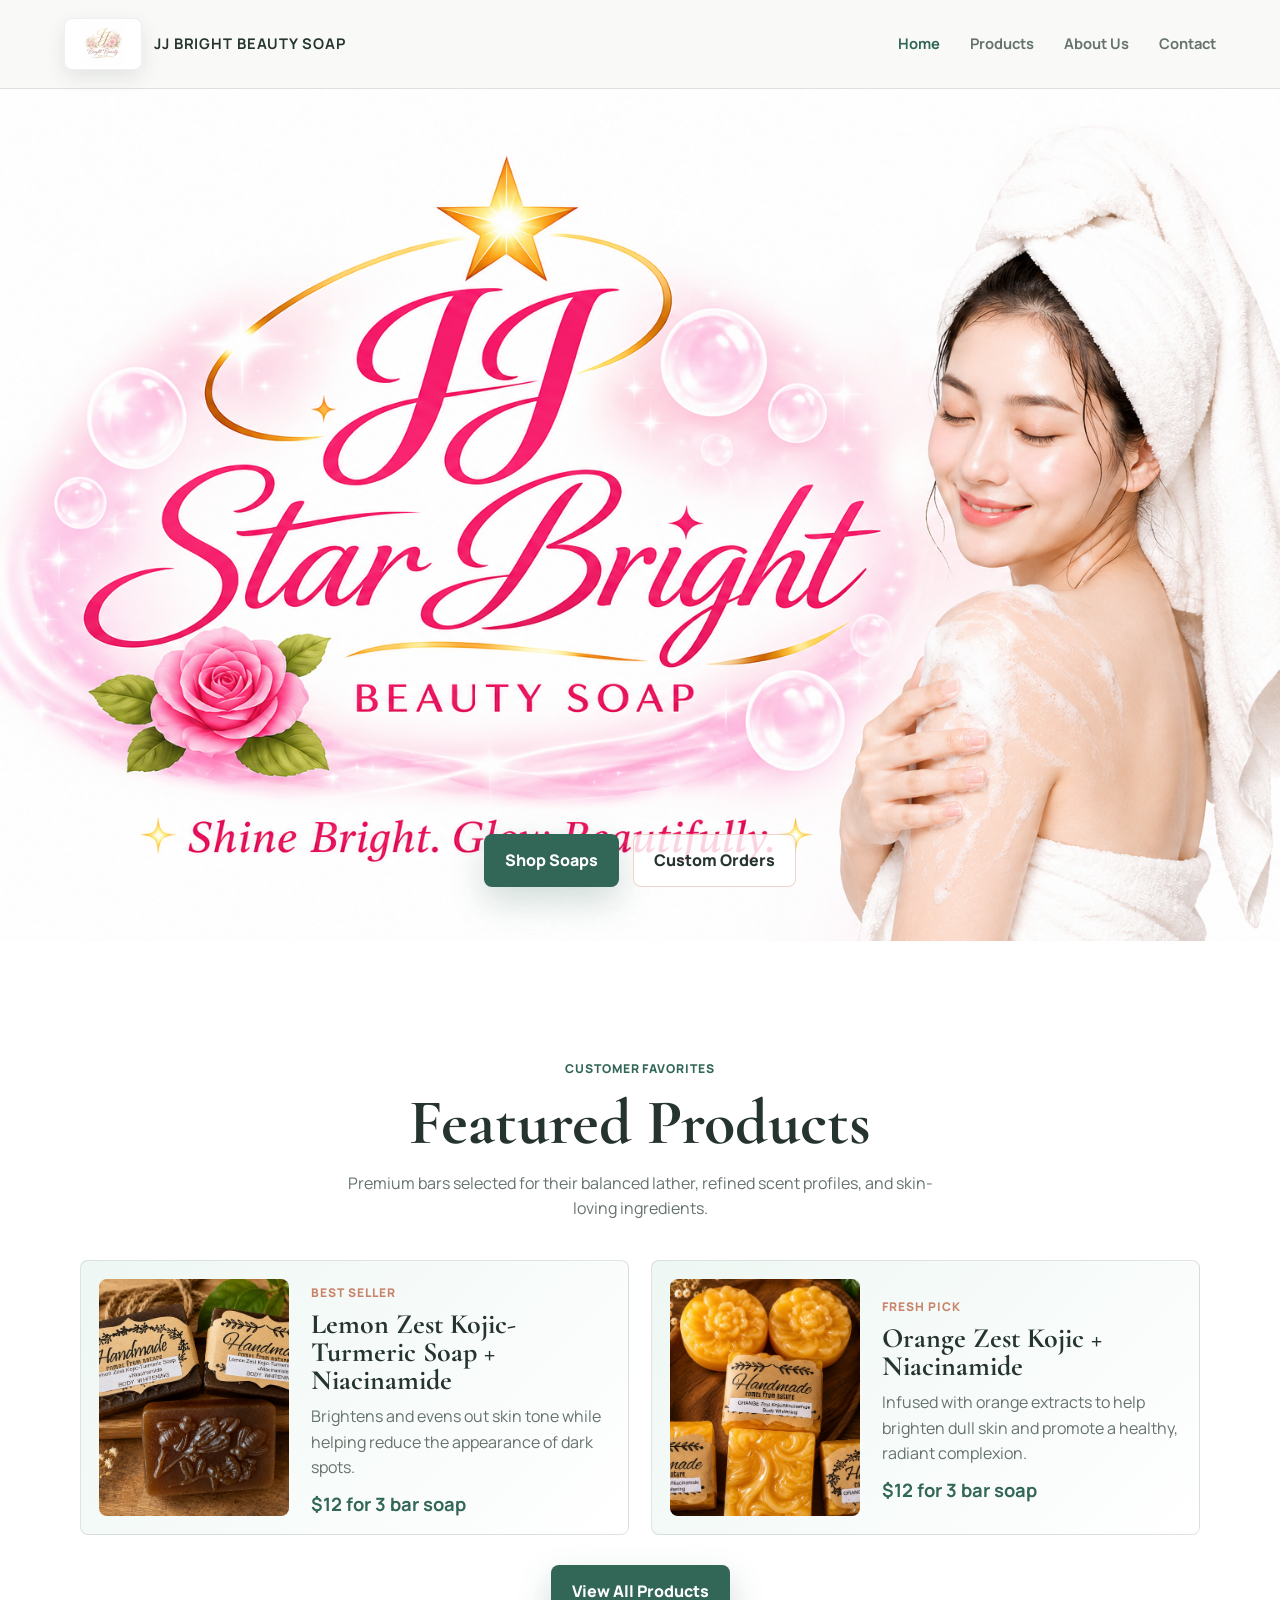
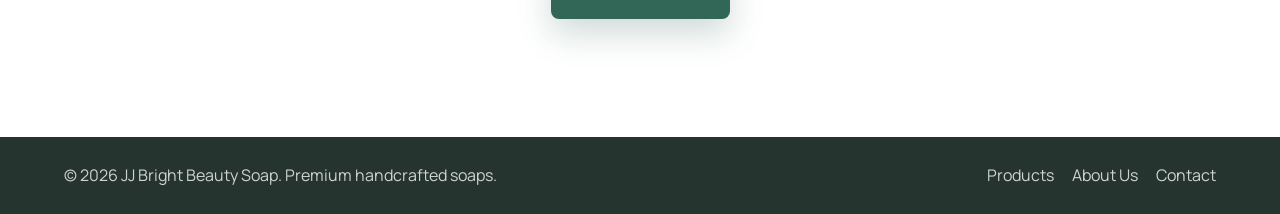
<file: index.html>
<!DOCTYPE html>
<html lang="en">
<head>
  <meta charset="UTF-8">
  <meta name="viewport" content="width=device-width, initial-scale=1.0">
  <meta name="description" content="JJ Bright Beauty Soap offers premium handcrafted soaps made with nourishing botanicals, elegant fragrances, and clean skin-loving ingredients.">
  <title>JJ Bright Beauty Soap | Premium Handcrafted Soaps</title>
  <link rel="preconnect" href="https://fonts.googleapis.com">
  <link rel="preconnect" href="https://fonts.gstatic.com" crossorigin>
  <link href="https://fonts.googleapis.com/css2?family=Cormorant+Garamond:wght@600;700&family=Manrope:wght@400;500;600;700&display=swap" rel="stylesheet">
  <link rel="stylesheet" href="styles.css">
</head>
<body>
  <header class="site-header" id="home">
    <nav class="navbar" aria-label="Primary navigation">
      <a class="brand" href="index.html" aria-label="JJ Bright Beauty Soap home">
        <img class="brand-logo" src="assets/logo.jpg" alt="JJ Bright Beauty Soap logo">
        <span>JJ BRIGHT BEAUTY SOAP</span>
      </a>
      <button class="nav-toggle" type="button" aria-label="Open navigation menu" aria-expanded="false">
        <span></span>
        <span></span>
        <span></span>
      </button>
      <div class="nav-links" data-nav-links>
        <a class="active" href="index.html">Home</a>
        <a href="products.html">Products</a>
        <a href="about.html">About Us</a>
        <a href="contact.html">Contact</a>
      </div>
    </nav>

    <section class="hero" aria-label="Bright Beauty Soap homepage banner">
      <div class="hero-media" role="img" aria-label="Bright Beauty Soap floral skincare banner"></div>
      <div class="hero-content">
        <div class="hero-actions">
          <a class="button primary" href="products.html">Shop Soaps</a>
          <a class="button secondary" href="contact.html">Custom Orders</a>
        </div>
      </div>
    </section>
  </header>

  <main>
    <section class="featured section-pad" aria-labelledby="featured-title">
      <div class="section-heading">
        <p class="eyebrow">Customer favorites</p>
        <h2 id="featured-title">Featured Products</h2>
        <p>Premium bars selected for their balanced lather, refined scent profiles, and skin-loving ingredients.</p>
      </div>
      <div class="featured-grid">
        <article class="featured-product">
          <img src="assets/products/lemon-zest-kojic-turmeric-soap.jpeg" alt="Lemon Zest Kojic-Turmeric Soap with Niacinamide">
          <div>
            <span class="product-tag">Best Seller</span>
            <h3>Lemon Zest Kojic-Turmeric Soap + Niacinamide</h3>
            <p>Brightens and evens out skin tone while helping reduce the appearance of dark spots.</p>
            <strong>$12 for 3 bar soap</strong>
          </div>
        </article>
        <article class="featured-product">
          <img src="assets/products/orange-zest-kojic-niacinamide.jpeg" alt="Orange Zest Kojic soap with Niacinamide">
          <div>
            <span class="product-tag">Fresh Pick</span>
            <h3>Orange Zest Kojic + Niacinamide</h3>
            <p>Infused with orange extracts to help brighten dull skin and promote a healthy, radiant complexion.</p>
            <strong>$12 for 3 bar soap</strong>
          </div>
        </article>
      </div>
      <div class="section-action">
        <a class="button primary" href="products.html">View All Products</a>
      </div>
    </section>

  </main>

  <footer class="site-footer">
    <p>&copy; 2026 JJ Bright Beauty Soap. Premium handcrafted soaps.</p>
    <div>
      <a href="products.html">Products</a>
      <a href="about.html">About Us</a>
      <a href="contact.html">Contact</a>
    </div>
  </footer>

  <script src="script.js"></script>
</body>
</html>
</file>
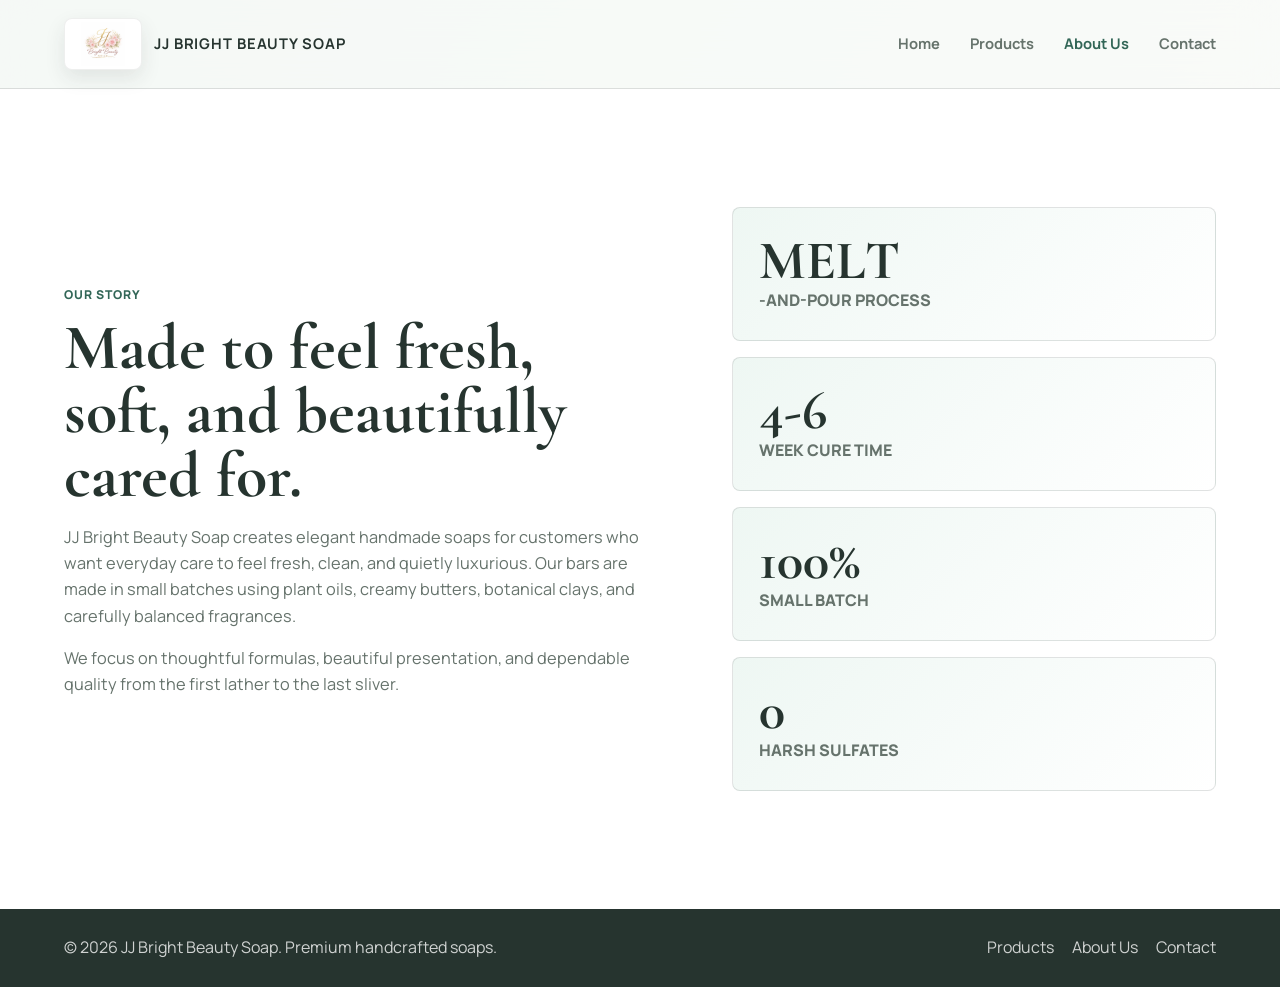
<file: about.html>
<!DOCTYPE html>
<html lang="en">
<head>
  <meta charset="UTF-8">
  <meta name="viewport" content="width=device-width, initial-scale=1.0">
  <meta name="description" content="Learn about JJ Bright Beauty Soap and our small-batch handcrafted soap process.">
  <title>About Us | JJ Bright Beauty Soap</title>
  <link rel="preconnect" href="https://fonts.googleapis.com">
  <link rel="preconnect" href="https://fonts.gstatic.com" crossorigin>
  <link href="https://fonts.googleapis.com/css2?family=Cormorant+Garamond:wght@600;700&family=Manrope:wght@400;500;600;700&display=swap" rel="stylesheet">
  <link rel="stylesheet" href="styles.css">
</head>
<body>
  <header class="page-header">
    <nav class="navbar" aria-label="Primary navigation">
      <a class="brand" href="index.html" aria-label="JJ Bright Beauty Soap home">
        <img class="brand-logo" src="assets/logo.jpg" alt="JJ Bright Beauty Soap logo">
        <span>JJ BRIGHT BEAUTY SOAP</span>
      </a>
      <button class="nav-toggle" type="button" aria-label="Open navigation menu" aria-expanded="false">
        <span></span>
        <span></span>
        <span></span>
      </button>
      <div class="nav-links" data-nav-links>
        <a href="index.html">Home</a>
        <a href="products.html">Products</a>
        <a class="active" href="about.html">About Us</a>
        <a href="contact.html">Contact</a>
      </div>
    </nav>
  </header>

  <main>
    <section class="about section-pad">
      <div class="about-text">
        <p class="eyebrow">Our story</p>
        <h2>Made to feel fresh, soft, and beautifully cared for.</h2>
        <p>JJ Bright Beauty Soap creates elegant handmade soaps for customers who want everyday care to feel fresh, clean, and quietly luxurious. Our bars are made in small batches using plant oils, creamy butters, botanical clays, and carefully balanced fragrances.</p>
        <p>We focus on thoughtful formulas, beautiful presentation, and dependable quality from the first lather to the last sliver.</p>
      </div>
      <div class="about-stats" aria-label="Brand highlights">
        <div>
          <strong>MELT</strong>
          <span>-AND-POUR PROCESS</span>
        </div>
        <div>
          <strong>4-6</strong>
          <span>week cure time</span>
        </div>
        <div>
          <strong>100%</strong>
          <span>small batch</span>
        </div>
        <div>
          <strong>0</strong>
          <span>harsh sulfates</span>
        </div>
      </div>
    </section>
  </main>

  <footer class="site-footer">
    <p>&copy; 2026 JJ Bright Beauty Soap. Premium handcrafted soaps.</p>
    <div>
      <a href="products.html">Products</a>
      <a href="about.html">About Us</a>
      <a href="contact.html">Contact</a>
    </div>
  </footer>

  <script src="script.js"></script>
</body>
</html>
</file>
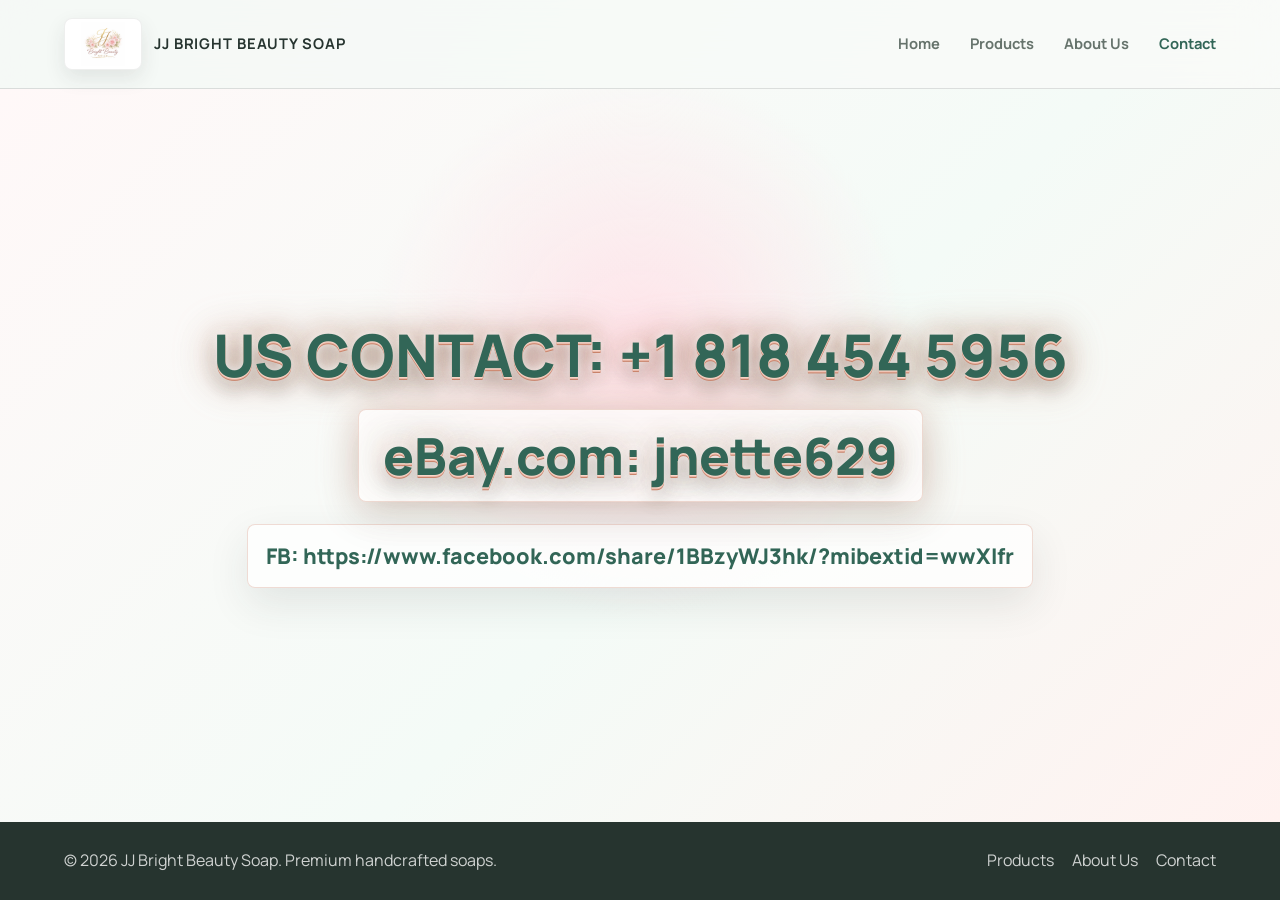
<file: contact.html>
<!DOCTYPE html>
<html lang="en">
<head>
  <meta charset="UTF-8">
  <meta name="viewport" content="width=device-width, initial-scale=1.0">
  <meta name="description" content="Contact JJ Bright Beauty Soap for orders, custom batches, gift boxes, and wholesale inquiries.">
  <title>Contact | JJ Bright Beauty Soap</title>
  <link rel="preconnect" href="https://fonts.googleapis.com">
  <link rel="preconnect" href="https://fonts.gstatic.com" crossorigin>
  <link href="https://fonts.googleapis.com/css2?family=Cormorant+Garamond:wght@600;700&family=Manrope:wght@400;500;600;700&display=swap" rel="stylesheet">
  <link rel="stylesheet" href="styles.css">
</head>
<body class="contact-page-body">
  <header class="page-header">
    <nav class="navbar" aria-label="Primary navigation">
      <a class="brand" href="index.html" aria-label="JJ Bright Beauty Soap home">
        <img class="brand-logo" src="assets/logo.jpg" alt="JJ Bright Beauty Soap logo">
        <span>JJ BRIGHT BEAUTY SOAP</span>
      </a>
      <button class="nav-toggle" type="button" aria-label="Open navigation menu" aria-expanded="false">
        <span></span>
        <span></span>
        <span></span>
      </button>
      <div class="nav-links" data-nav-links>
        <a href="index.html">Home</a>
        <a href="products.html">Products</a>
        <a href="about.html">About Us</a>
        <a class="active" href="contact.html">Contact</a>
      </div>
    </nav>
  </header>

  <main>
    <section class="contact-only" aria-label="Contact details">
      <div class="contact-details">
        <p class="contact-item contact-phone glow-motion">US CONTACT: +1 818 454 5956</p>
        <a class="contact-item ebay-link glow-motion" href="https://www.ebay.com/usr/jnette629" target="_blank" rel="noopener noreferrer">eBay.com: jnette629</a>
        <a class="facebook-link" href="https://www.facebook.com/share/1BBzyWJ3hk/?mibextid=wwXIfr" target="_blank" rel="noopener noreferrer">FB: https://www.facebook.com/share/1BBzyWJ3hk/?mibextid=wwXIfr</a>
      </div>
    </section>
  </main>

  <footer class="site-footer">
    <p>&copy; 2026 JJ Bright Beauty Soap. Premium handcrafted soaps.</p>
    <div>
      <a href="products.html">Products</a>
      <a href="about.html">About Us</a>
      <a href="contact.html">Contact</a>
    </div>
  </footer>

  <script src="script.js"></script>
</body>
</html>
</file>
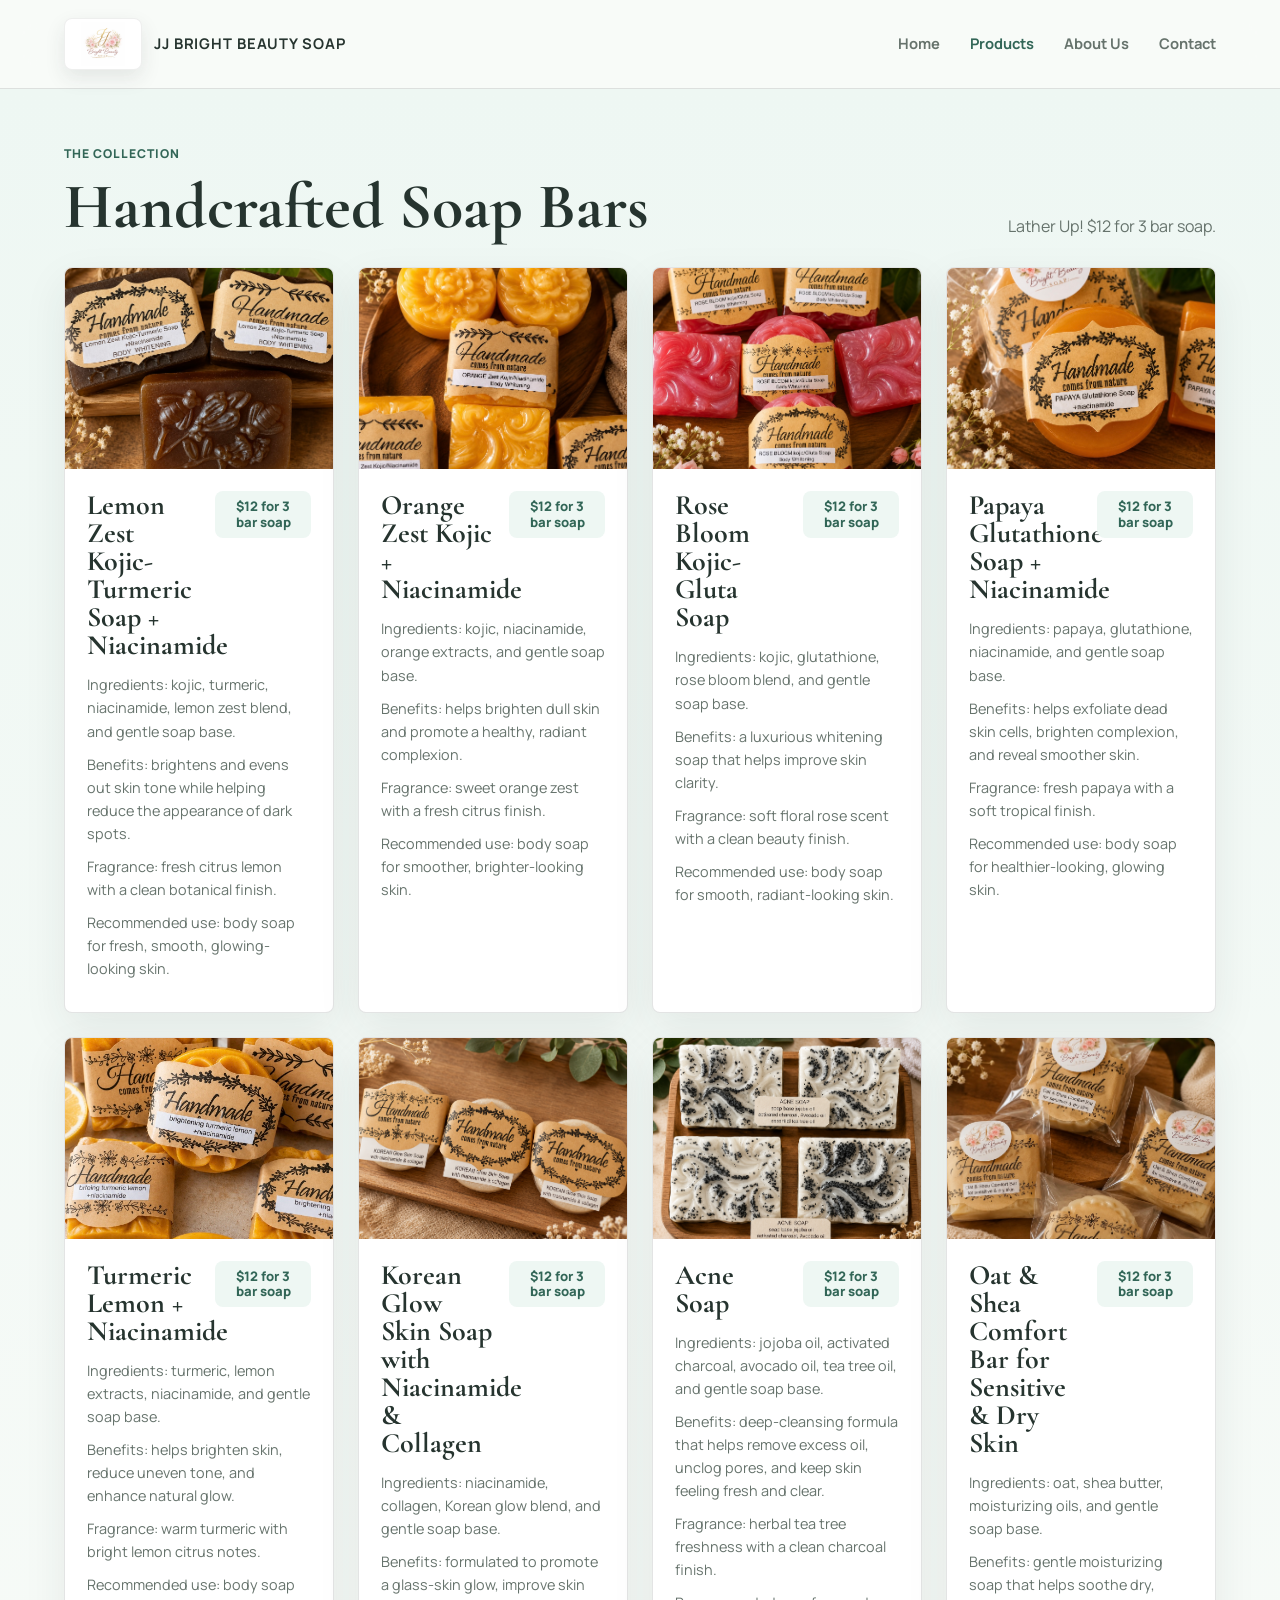
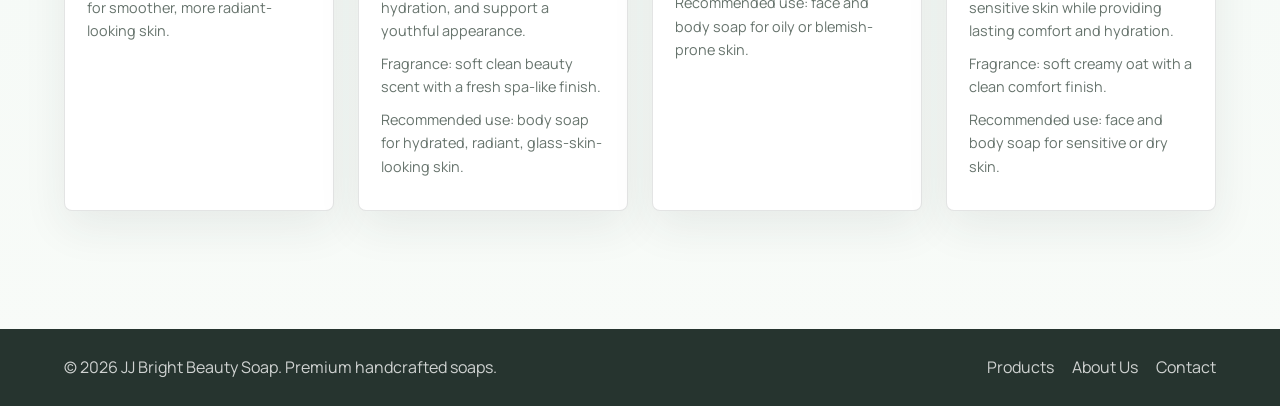
<file: products.html>
<!DOCTYPE html>
<html lang="en">
<head>
  <meta charset="UTF-8">
  <meta name="viewport" content="width=device-width, initial-scale=1.0">
  <meta name="description" content="Shop premium handcrafted soap bars from JJ Bright Beauty Soap.">
  <title>Products | JJ Bright Beauty Soap</title>
  <link rel="preconnect" href="https://fonts.googleapis.com">
  <link rel="preconnect" href="https://fonts.gstatic.com" crossorigin>
  <link href="https://fonts.googleapis.com/css2?family=Cormorant+Garamond:wght@600;700&family=Manrope:wght@400;500;600;700&display=swap" rel="stylesheet">
  <link rel="stylesheet" href="styles.css">
</head>
<body>
  <header class="page-header page-header-compact">
    <nav class="navbar" aria-label="Primary navigation">
      <a class="brand" href="index.html" aria-label="JJ Bright Beauty Soap home">
        <img class="brand-logo" src="assets/logo.jpg" alt="JJ Bright Beauty Soap logo">
        <span>JJ BRIGHT BEAUTY SOAP</span>
      </a>
      <button class="nav-toggle" type="button" aria-label="Open navigation menu" aria-expanded="false">
        <span></span>
        <span></span>
        <span></span>
      </button>
      <div class="nav-links" data-nav-links>
        <a href="index.html">Home</a>
        <a class="active" href="products.html">Products</a>
        <a href="about.html">About Us</a>
        <a href="contact.html">Contact</a>
      </div>
    </nav>
  </header>

  <main>
    <section class="products products-catalog section-pad" aria-labelledby="products-title">
      <div class="catalog-heading">
        <div>
          <p class="eyebrow">The collection</p>
          <h1 id="products-title">Handcrafted Soap Bars</h1>
        </div>
        <p>Lather Up! $12 for 3 bar soap.</p>
      </div>
      <div class="product-grid">
        <article class="product-card">
          <img src="assets/products/lemon-zest-kojic-turmeric-soap.jpeg" alt="Lemon Zest Kojic-Turmeric Soap with Niacinamide">
          <div class="product-body">
            <div class="product-top">
              <h3>Lemon Zest Kojic-Turmeric Soap + Niacinamide</h3>
              <span>$12 for 3 bar soap</span>
            </div>
            <p>Ingredients: kojic, turmeric, niacinamide, lemon zest blend, and gentle soap base.</p>
            <p>Benefits: brightens and evens out skin tone while helping reduce the appearance of dark spots.</p>
            <p>Fragrance: fresh citrus lemon with a clean botanical finish.</p>
            <p>Recommended use: body soap for fresh, smooth, glowing-looking skin.</p>
          </div>
        </article>

        <article class="product-card">
          <img src="assets/products/orange-zest-kojic-niacinamide.jpeg" alt="Orange Zest Kojic soap with Niacinamide">
          <div class="product-body">
            <div class="product-top">
              <h3>Orange Zest Kojic + Niacinamide</h3>
              <span>$12 for 3 bar soap</span>
            </div>
            <p>Ingredients: kojic, niacinamide, orange extracts, and gentle soap base.</p>
            <p>Benefits: helps brighten dull skin and promote a healthy, radiant complexion.</p>
            <p>Fragrance: sweet orange zest with a fresh citrus finish.</p>
            <p>Recommended use: body soap for smoother, brighter-looking skin.</p>
          </div>
        </article>

        <article class="product-card">
          <img src="assets/products/rose-bloom-kojic-gluta-soap.jpeg" alt="Rose Bloom Kojic-Gluta Soap">
          <div class="product-body">
            <div class="product-top">
              <h3>Rose Bloom Kojic-Gluta Soap</h3>
              <span>$12 for 3 bar soap</span>
            </div>
            <p>Ingredients: kojic, glutathione, rose bloom blend, and gentle soap base.</p>
            <p>Benefits: a luxurious whitening soap that helps improve skin clarity.</p>
            <p>Fragrance: soft floral rose scent with a clean beauty finish.</p>
            <p>Recommended use: body soap for smooth, radiant-looking skin.</p>
          </div>
        </article>

        <article class="product-card">
          <img src="assets/products/papaya-glutathione-niacinamide-soap.jpeg" alt="Papaya Glutathione Soap with Niacinamide">
          <div class="product-body">
            <div class="product-top">
              <h3>Papaya Glutathione Soap + Niacinamide</h3>
              <span>$12 for 3 bar soap</span>
            </div>
            <p>Ingredients: papaya, glutathione, niacinamide, and gentle soap base.</p>
            <p>Benefits: helps exfoliate dead skin cells, brighten complexion, and reveal smoother skin.</p>
            <p>Fragrance: fresh papaya with a soft tropical finish.</p>
            <p>Recommended use: body soap for healthier-looking, glowing skin.</p>
          </div>
        </article>

        <article class="product-card">
          <img src="assets/products/brightening-turmeric-lemon-niacinamide.jpeg" alt="Brightening Turmeric Lemon soap with Niacinamide">
          <div class="product-body">
            <div class="product-top">
              <h3>Turmeric Lemon + Niacinamide</h3>
              <span>$12 for 3 bar soap</span>
            </div>
            <p>Ingredients: turmeric, lemon extracts, niacinamide, and gentle soap base.</p>
            <p>Benefits: helps brighten skin, reduce uneven tone, and enhance natural glow.</p>
            <p>Fragrance: warm turmeric with bright lemon citrus notes.</p>
            <p>Recommended use: body soap for smoother, more radiant-looking skin.</p>
          </div>
        </article>

        <article class="product-card">
          <img src="assets/products/korean-glow-skin-soap-niacinamide-collagen.png" alt="Korean Glow Skin Soap with Niacinamide and Collagen">
          <div class="product-body">
            <div class="product-top">
              <h3>Korean Glow Skin Soap with Niacinamide &amp; Collagen</h3>
              <span>$12 for 3 bar soap</span>
            </div>
            <p>Ingredients: niacinamide, collagen, Korean glow blend, and gentle soap base.</p>
            <p>Benefits: formulated to promote a glass-skin glow, improve skin hydration, and support a youthful appearance.</p>
            <p>Fragrance: soft clean beauty scent with a fresh spa-like finish.</p>
            <p>Recommended use: body soap for hydrated, radiant, glass-skin-looking skin.</p>
          </div>
        </article>

        <article class="product-card">
          <img src="assets/products/acne-soap-jojoba-charcoal-avocado-tea-tree.png" alt="Acne Soap with Jojoba Oil, Activated Charcoal, Avocado Oil, and Tea Tree Oil">
          <div class="product-body">
            <div class="product-top">
              <h3>Acne Soap</h3>
              <span>$12 for 3 bar soap</span>
            </div>
            <p>Ingredients: jojoba oil, activated charcoal, avocado oil, tea tree oil, and gentle soap base.</p>
            <p>Benefits: deep-cleansing formula that helps remove excess oil, unclog pores, and keep skin feeling fresh and clear.</p>
            <p>Fragrance: herbal tea tree freshness with a clean charcoal finish.</p>
            <p>Recommended use: face and body soap for oily or blemish-prone skin.</p>
          </div>
        </article>

        <article class="product-card">
          <img src="assets/products/oat-shea-comfort-bar-sensitive-dry-skin.jpeg" alt="Oat and Shea Comfort Bar for Sensitive and Dry Skin">
          <div class="product-body">
            <div class="product-top">
              <h3>Oat &amp; Shea Comfort Bar for Sensitive &amp; Dry Skin</h3>
              <span>$12 for 3 bar soap</span>
            </div>
            <p>Ingredients: oat, shea butter, moisturizing oils, and gentle soap base.</p>
            <p>Benefits: gentle moisturizing soap that helps soothe dry, sensitive skin while providing lasting comfort and hydration.</p>
            <p>Fragrance: soft creamy oat with a clean comfort finish.</p>
            <p>Recommended use: face and body soap for sensitive or dry skin.</p>
          </div>
        </article>
      </div>
    </section>
  </main>

  <footer class="site-footer">
    <p>&copy; 2026 JJ Bright Beauty Soap. Premium handcrafted soaps.</p>
    <div>
      <a href="products.html">Products</a>
      <a href="about.html">About Us</a>
      <a href="contact.html">Contact</a>
    </div>
  </footer>

  <script src="script.js"></script>
</body>
</html>
</file>
<file: styles.css>
:root {
  --ink: #26342f;
  --muted: #66736c;
  --mist: #eef7f3;
  --foam: #f8fbf8;
  --petal: #e8bfc7;
  --sage: #8fb9a8;
  --sage-dark: #326657;
  --clay: #c9836a;
  --white: #ffffff;
  --line: rgba(38, 52, 47, 0.13);
  --shadow: 0 24px 70px rgba(38, 52, 47, 0.14);
  --radius: 8px;
}

* {
  box-sizing: border-box;
}

html {
  scroll-behavior: smooth;
}

body {
  margin: 0;
  color: var(--ink);
  background:
    linear-gradient(135deg, rgba(143, 185, 168, 0.14), transparent 32%),
    linear-gradient(315deg, rgba(232, 191, 199, 0.18), transparent 36%),
    var(--foam);
  font-family: "Manrope", sans-serif;
  line-height: 1.6;
}

body.nav-open {
  overflow: hidden;
}

img {
  display: block;
  max-width: 100%;
}

a {
  color: inherit;
  text-decoration: none;
}

.site-header {
  background: #fff7f5;
  min-height: auto;
  padding-top: 88px;
  position: relative;
}

.page-header {
  background:
    linear-gradient(135deg, rgba(143, 185, 168, 0.24), rgba(255, 255, 255, 0.72)),
    linear-gradient(315deg, rgba(232, 191, 199, 0.2), transparent 42%),
    var(--foam);
  border-bottom: 1px solid var(--line);
  padding-top: 88px;
}

.page-header-compact {
  background: var(--foam);
  border-bottom: 0;
  padding-top: 88px;
}

.navbar {
  align-items: center;
  background: rgba(248, 251, 248, 0.86);
  backdrop-filter: blur(18px);
  border-bottom: 1px solid var(--line);
  display: flex;
  justify-content: space-between;
  left: 0;
  padding: 18px clamp(20px, 5vw, 72px);
  position: fixed;
  right: 0;
  top: 0;
  z-index: 20;
}

.brand {
  align-items: center;
  display: inline-flex;
  font-family: "Manrope", sans-serif;
  font-size: 0.92rem;
  font-weight: 700;
  gap: 12px;
  letter-spacing: 0.06em;
  text-transform: uppercase;
}

.brand-logo {
  background: var(--white);
  border: 1px solid rgba(38, 52, 47, 0.08);
  border-radius: var(--radius);
  box-shadow: 0 8px 20px rgba(38, 52, 47, 0.1);
  height: 52px;
  object-fit: contain;
  padding: 3px;
  width: 78px;
}

.nav-links {
  align-items: center;
  display: flex;
  gap: 30px;
  font-size: 0.92rem;
  font-weight: 700;
}

.nav-links a {
  color: var(--muted);
  transition: color 180ms ease;
}

.nav-links a:hover {
  color: var(--sage-dark);
}

.nav-links a.active {
  color: var(--sage-dark);
}

.nav-toggle {
  background: transparent;
  border: 0;
  display: none;
  flex-direction: column;
  gap: 5px;
  padding: 8px;
}

.nav-toggle span {
  background: var(--ink);
  border-radius: 999px;
  display: block;
  height: 2px;
  width: 24px;
}

.hero {
  aspect-ratio: 3 / 2;
  background: #fff7f5;
  display: grid;
  height: auto;
  min-height: 0;
  overflow: hidden;
  padding: 24px clamp(20px, 5vw, 72px) clamp(18px, 4vw, 38px);
  place-items: end center;
  position: relative;
  z-index: 0;
}

.hero-media {
  background: url("assets/home-star-bright-background.png") center / contain no-repeat;
  inset: 0;
  position: absolute;
  z-index: 0;
}

.hero-content {
  color: var(--white);
  display: flex;
  justify-content: center;
  max-width: 720px;
  padding-bottom: clamp(4px, 1.4vw, 16px);
  position: relative;
  width: 100%;
  z-index: 1;
}

.eyebrow {
  color: var(--sage-dark);
  font-size: 0.76rem;
  font-weight: 800;
  letter-spacing: 0.08em;
  margin: 0 0 12px;
  text-transform: uppercase;
}

.hero .eyebrow {
  color: #d9f4e9;
}

h1,
h2,
h3 {
  font-family: "Cormorant Garamond", serif;
  line-height: 1;
  margin: 0;
}

h1 {
  font-size: clamp(4.3rem, 12vw, 10rem);
  max-width: 9ch;
}

h2 {
  font-size: clamp(2.3rem, 5vw, 4.4rem);
}

h3 {
  font-size: 1.75rem;
}

.hero-copy {
  font-size: clamp(1.02rem, 2vw, 1.25rem);
  margin: 18px 0 28px;
  max-width: 620px;
}

.page-hero {
  margin: 0 auto;
  max-width: 920px;
  padding: clamp(74px, 10vw, 118px) clamp(20px, 5vw, 72px);
  text-align: center;
}

.page-hero h1 {
  color: var(--ink);
  font-size: clamp(3.4rem, 8vw, 7rem);
  margin: 0 auto;
  max-width: 11ch;
}

.page-hero p:not(.eyebrow) {
  color: var(--muted);
  font-size: 1.08rem;
  margin: 18px auto 0;
  max-width: 680px;
}

.hero-actions {
  display: flex;
  flex-wrap: wrap;
  gap: 14px;
  justify-content: center;
}

.button {
  align-items: center;
  border: 1px solid transparent;
  border-radius: var(--radius);
  cursor: pointer;
  display: inline-flex;
  font-weight: 800;
  justify-content: center;
  min-height: 48px;
  padding: 13px 20px;
  transition: transform 180ms ease, box-shadow 180ms ease, background 180ms ease;
}

.button:hover {
  transform: translateY(-2px);
}

.button.primary {
  background: var(--sage-dark);
  box-shadow: 0 14px 34px rgba(50, 102, 87, 0.24);
  color: var(--white);
}

.button.secondary {
  background: rgba(255, 255, 255, 0.14);
  border-color: rgba(255, 255, 255, 0.52);
  color: var(--white);
}

.hero .button.primary {
  background: #326657;
  box-shadow: 0 14px 34px rgba(50, 102, 87, 0.22);
}

.hero .button.secondary {
  background: rgba(255, 255, 255, 0.82);
  border-color: rgba(201, 131, 106, 0.34);
  color: var(--ink);
}

.section-pad {
  padding: clamp(72px, 10vw, 118px) clamp(20px, 5vw, 72px);
}

.section-heading {
  margin: 0 auto 38px;
  max-width: 760px;
  text-align: center;
}

.section-heading p:last-child {
  color: var(--muted);
  margin: 16px auto 0;
  max-width: 620px;
}

.section-action {
  display: flex;
  justify-content: center;
  margin-top: 30px;
}

.featured {
  background: var(--white);
}

.featured-grid {
  display: grid;
  gap: 22px;
  grid-template-columns: repeat(2, minmax(0, 1fr));
  margin: 0 auto;
  max-width: 1120px;
}

.featured-product {
  align-items: center;
  background: linear-gradient(135deg, var(--mist), var(--white));
  border: 1px solid var(--line);
  border-radius: var(--radius);
  display: grid;
  gap: 22px;
  grid-template-columns: 190px 1fr;
  overflow: hidden;
  padding: 18px;
}

.featured-product > div {
  min-width: 0;
}

.featured-product img {
  aspect-ratio: 1;
  border-radius: var(--radius);
  height: 100%;
  object-fit: cover;
  width: 100%;
}

.featured-product h3 {
  overflow-wrap: anywhere;
}

.product-tag {
  color: var(--clay);
  display: inline-block;
  font-size: 0.75rem;
  font-weight: 800;
  letter-spacing: 0.08em;
  margin-bottom: 8px;
  text-transform: uppercase;
}

.featured-product p {
  color: var(--muted);
  margin: 10px 0 12px;
}

.featured-product strong {
  color: var(--sage-dark);
  display: block;
  font-size: 1.15rem;
  line-height: 1.25;
}

.products {
  background:
    linear-gradient(180deg, rgba(238, 247, 243, 0.95), rgba(248, 251, 248, 0.98)),
    var(--mist);
}

.products-catalog {
  padding-top: clamp(34px, 5vw, 56px);
}

.catalog-heading {
  align-items: end;
  display: flex;
  gap: 24px;
  justify-content: space-between;
  margin: 0 auto 28px;
  max-width: 1240px;
}

.catalog-heading h1 {
  font-size: clamp(2.7rem, 5vw, 4.8rem);
  max-width: none;
}

.catalog-heading p:not(.eyebrow) {
  color: var(--muted);
  margin: 0;
  max-width: 430px;
  text-align: right;
}

.product-grid {
  display: grid;
  gap: 24px;
  grid-template-columns: repeat(4, minmax(0, 1fr));
  margin: 0 auto;
  max-width: 1240px;
}

.product-card {
  background: var(--white);
  border: 1px solid var(--line);
  border-radius: var(--radius);
  box-shadow: 0 16px 44px rgba(38, 52, 47, 0.08);
  overflow: hidden;
}

.product-card img {
  aspect-ratio: 4 / 3;
  object-fit: cover;
  width: 100%;
}

.product-body {
  padding: 22px;
}

.product-top {
  align-items: start;
  display: flex;
  gap: 12px;
  justify-content: space-between;
  margin-bottom: 14px;
}

.product-top h3 {
  min-width: 0;
}

.product-top span {
  background: var(--mist);
  border-radius: var(--radius);
  color: var(--sage-dark);
  flex: 0 0 96px;
  font-size: 0.82rem;
  font-weight: 800;
  line-height: 1.15;
  padding: 8px 10px;
  text-align: center;
}

.product-body p {
  color: var(--muted);
  font-size: 0.9rem;
  margin: 0 0 10px;
}

.about {
  align-items: center;
  background: var(--white);
  display: grid;
  gap: clamp(36px, 6vw, 80px);
  grid-template-columns: 1.1fr 0.9fr;
}

.about-text {
  max-width: 710px;
}

.about-text p:not(.eyebrow) {
  color: var(--muted);
  font-size: 1.02rem;
}

.about-stats {
  display: grid;
  gap: 16px;
}

.about-stats div {
  background: linear-gradient(135deg, var(--mist), var(--white));
  border: 1px solid var(--line);
  border-radius: var(--radius);
  padding: 26px;
}

.about-stats strong {
  display: block;
  font-family: "Cormorant Garamond", serif;
  font-size: 3.4rem;
  line-height: 1;
}

.about-stats span {
  color: var(--muted);
  font-weight: 800;
  text-transform: uppercase;
}

.testimonials {
  background: #f4f8f5;
}

.testimonial-grid {
  display: grid;
  gap: 20px;
  grid-template-columns: repeat(3, minmax(0, 1fr));
  margin: 0 auto;
  max-width: 1120px;
}

blockquote {
  background: var(--white);
  border: 1px solid var(--line);
  border-radius: var(--radius);
  margin: 0;
  padding: 28px;
}

blockquote p {
  color: var(--muted);
  margin: 0 0 18px;
}

cite {
  color: var(--ink);
  font-style: normal;
  font-weight: 800;
}

.cta {
  align-items: center;
  background:
    linear-gradient(90deg, rgba(38, 52, 47, 0.88), rgba(50, 102, 87, 0.78)),
    url("https://images.unsplash.com/photo-1610705267928-1b9f2fa7f1c5?auto=format&fit=crop&w=1600&q=85") center / cover;
  color: var(--white);
  display: grid;
  gap: clamp(28px, 5vw, 70px);
  grid-template-columns: 0.95fr 1.05fr;
  padding: clamp(72px, 10vw, 118px) clamp(20px, 5vw, 72px);
}

.cta .eyebrow {
  color: #d9f4e9;
}

.cta p:not(.eyebrow) {
  color: rgba(255, 255, 255, 0.82);
  max-width: 580px;
}

.cta-actions {
  align-items: center;
  display: flex;
  flex-wrap: wrap;
  gap: 14px;
  justify-content: flex-end;
}

.contact-page {
  min-height: calc(100vh - 330px);
}

.contact-form {
  background: rgba(255, 255, 255, 0.94);
  border: 1px solid rgba(255, 255, 255, 0.32);
  border-radius: var(--radius);
  box-shadow: var(--shadow);
  color: var(--ink);
  display: grid;
  gap: 14px;
  padding: clamp(20px, 4vw, 34px);
}

.contact-form label {
  color: var(--muted);
  display: grid;
  font-size: 0.86rem;
  font-weight: 800;
  gap: 7px;
}

.contact-form input,
.contact-form textarea {
  background: var(--foam);
  border: 1px solid var(--line);
  border-radius: var(--radius);
  color: var(--ink);
  font: inherit;
  padding: 13px 14px;
  resize: vertical;
  width: 100%;
}

.contact-form input:focus,
.contact-form textarea:focus {
  border-color: var(--sage);
  box-shadow: 0 0 0 4px rgba(143, 185, 168, 0.22);
  outline: 0;
}

.contact-page-body {
  display: flex;
  flex-direction: column;
  min-height: 100vh;
}

.contact-page-body main {
  display: flex;
  flex: 1;
}

.contact-only {
  align-items: center;
  background:
    radial-gradient(circle at 50% 35%, rgba(255, 226, 232, 0.95), transparent 34%),
    linear-gradient(135deg, #fff8f8, #f4fbf7 55%, #fff2f0);
  display: flex;
  flex: 1;
  justify-content: center;
  min-height: 0;
  padding: clamp(90px, 12vw, 150px) clamp(20px, 5vw, 72px);
  text-align: center;
}

.contact-details {
  display: grid;
  gap: 22px;
  justify-items: center;
  max-width: 1100px;
  perspective: 900px;
}

.contact-item,
.contact-details a {
  max-width: 100%;
  overflow-wrap: anywhere;
}

.contact-item {
  margin: 0;
}

.glow-motion {
  animation: contactGlow 2.4s ease-in-out infinite, float5d 3.6s ease-in-out infinite;
  color: var(--sage-dark);
  filter: drop-shadow(0 0 18px rgba(201, 131, 106, 0.42));
  font-family: "Manrope", sans-serif;
  font-size: clamp(1.65rem, 4.6vw, 4.2rem);
  font-weight: 900;
  line-height: 1.08;
  max-width: 1100px;
  text-shadow:
    0 1px 0 #f8d7c9,
    0 2px 0 #e9b9aa,
    0 3px 0 #c9836a,
    0 12px 18px rgba(38, 52, 47, 0.22),
    0 0 10px rgba(255, 255, 255, 0.95),
    0 0 22px rgba(201, 131, 106, 0.42),
    0 0 42px rgba(50, 102, 87, 0.24);
  transform-style: preserve-3d;
}

.contact-details a {
  background: rgba(255, 255, 255, 0.72);
  border: 1px solid rgba(201, 131, 106, 0.28);
  border-radius: var(--radius);
  box-shadow: 0 16px 40px rgba(38, 52, 47, 0.1);
  color: #326657;
  font-size: clamp(1rem, 2.4vw, 1.55rem);
  font-weight: 800;
  max-width: 100%;
  overflow-wrap: anywhere;
  padding: 14px 18px;
  transition: transform 180ms ease, box-shadow 180ms ease;
}

.contact-details .ebay-link {
  background: rgba(255, 255, 255, 0.82);
  color: #326657;
  font-size: clamp(1.5rem, 4vw, 3.6rem);
  padding: 18px 24px;
}

.contact-details .facebook-link {
  font-size: clamp(0.95rem, 2vw, 1.35rem);
}

.contact-details a:not(.glow-motion):hover {
  box-shadow: 0 18px 46px rgba(201, 131, 106, 0.24);
  transform: translateY(-2px);
}

@keyframes contactGlow {
  0%,
  100% {
    filter: drop-shadow(0 0 14px rgba(201, 131, 106, 0.34));
    text-shadow:
      0 1px 0 #f8d7c9,
      0 2px 0 #e9b9aa,
      0 3px 0 #c9836a,
      0 12px 18px rgba(38, 52, 47, 0.22),
      0 0 10px rgba(255, 255, 255, 0.95),
      0 0 22px rgba(201, 131, 106, 0.42),
      0 0 42px rgba(50, 102, 87, 0.24);
  }

  50% {
    filter: drop-shadow(0 0 28px rgba(50, 102, 87, 0.42));
    text-shadow:
      0 1px 0 #fff1df,
      0 3px 0 #e8bfc7,
      0 5px 0 #c9836a,
      0 18px 28px rgba(38, 52, 47, 0.26),
      0 0 14px rgba(255, 255, 255, 1),
      0 0 32px rgba(255, 199, 211, 0.68),
      0 0 56px rgba(201, 131, 106, 0.52);
  }
}

@keyframes float5d {
  0%,
  100% {
    transform: translate3d(0, 0, 0) rotateX(0deg) rotateY(-2deg);
  }

  50% {
    transform: translate3d(0, -9px, 28px) rotateX(4deg) rotateY(4deg);
  }
}

.site-footer {
  align-items: center;
  background: var(--ink);
  color: rgba(255, 255, 255, 0.78);
  display: flex;
  gap: 20px;
  justify-content: space-between;
  padding: 26px clamp(20px, 5vw, 72px);
}

.site-footer p {
  margin: 0;
}

.site-footer div {
  display: flex;
  gap: 18px;
}

@media (max-width: 1100px) {
  .product-grid {
    grid-template-columns: repeat(2, minmax(0, 1fr));
  }
}

@media (max-width: 820px) {
  .nav-toggle {
    display: flex;
  }

  .nav-links {
    align-items: stretch;
    background: rgba(248, 251, 248, 0.98);
    border-bottom: 1px solid var(--line);
    display: none;
    flex-direction: column;
    gap: 0;
    left: 0;
    padding: 14px 20px 24px;
    position: absolute;
    right: 0;
    top: 71px;
  }

  .nav-links.is-open {
    display: flex;
  }

  .nav-links a {
    border-bottom: 1px solid var(--line);
    padding: 16px 0;
  }

  .hero {
    height: auto;
    aspect-ratio: 3 / 2;
    padding: 18px 22px 10px;
  }

  .hero-media {
    background-image: url("assets/home-star-bright-background.png");
    background-size: contain;
    background-position: center;
  }

  .featured-grid,
  .catalog-heading,
  .about,
  .testimonial-grid,
  .cta {
    grid-template-columns: 1fr;
  }

  .catalog-heading {
    align-items: start;
    flex-direction: column;
  }

  .catalog-heading p:not(.eyebrow) {
    text-align: left;
  }

  .featured-product {
    grid-template-columns: 150px 1fr;
  }
}

@media (max-width: 620px) {
  .navbar {
    padding: 16px 18px;
  }

  .brand {
    font-size: 0.76rem;
    gap: 9px;
    max-width: 230px;
  }

  .brand-logo {
    height: 42px;
    width: 62px;
  }

  .hero {
    padding-inline: 18px;
  }

  h1 {
    font-size: clamp(4rem, 19vw, 6.4rem);
  }

  h2 {
    font-size: 2.45rem;
  }

  .cta-actions,
  .site-footer,
  .site-footer div {
    align-items: stretch;
    flex-direction: column;
  }

  .hero-actions {
    align-items: center;
    flex-direction: row;
    flex-wrap: nowrap;
    gap: 10px;
    width: 100%;
  }

  .button {
    width: 100%;
  }

  .hero-content {
    padding-bottom: 0;
  }

  .hero .button {
    flex: 1 1 0;
    font-size: clamp(0.82rem, 3.6vw, 1rem);
    min-height: 42px;
    padding: 10px 12px;
    width: auto;
  }

  .featured-product,
  .product-grid {
    grid-template-columns: 1fr;
  }

  .featured-product {
    align-items: stretch;
    gap: 16px;
  }

  .featured-product img {
    aspect-ratio: 4 / 3;
    height: auto;
    width: 100%;
  }

  .featured-product h3 {
    font-size: 1.55rem;
    line-height: 1.08;
  }

  .product-body {
    padding: 20px;
  }

  .product-top {
    align-items: start;
    flex-direction: column;
  }

  .product-top span {
    flex: 0 1 auto;
    max-width: 100%;
  }
}
</file>
